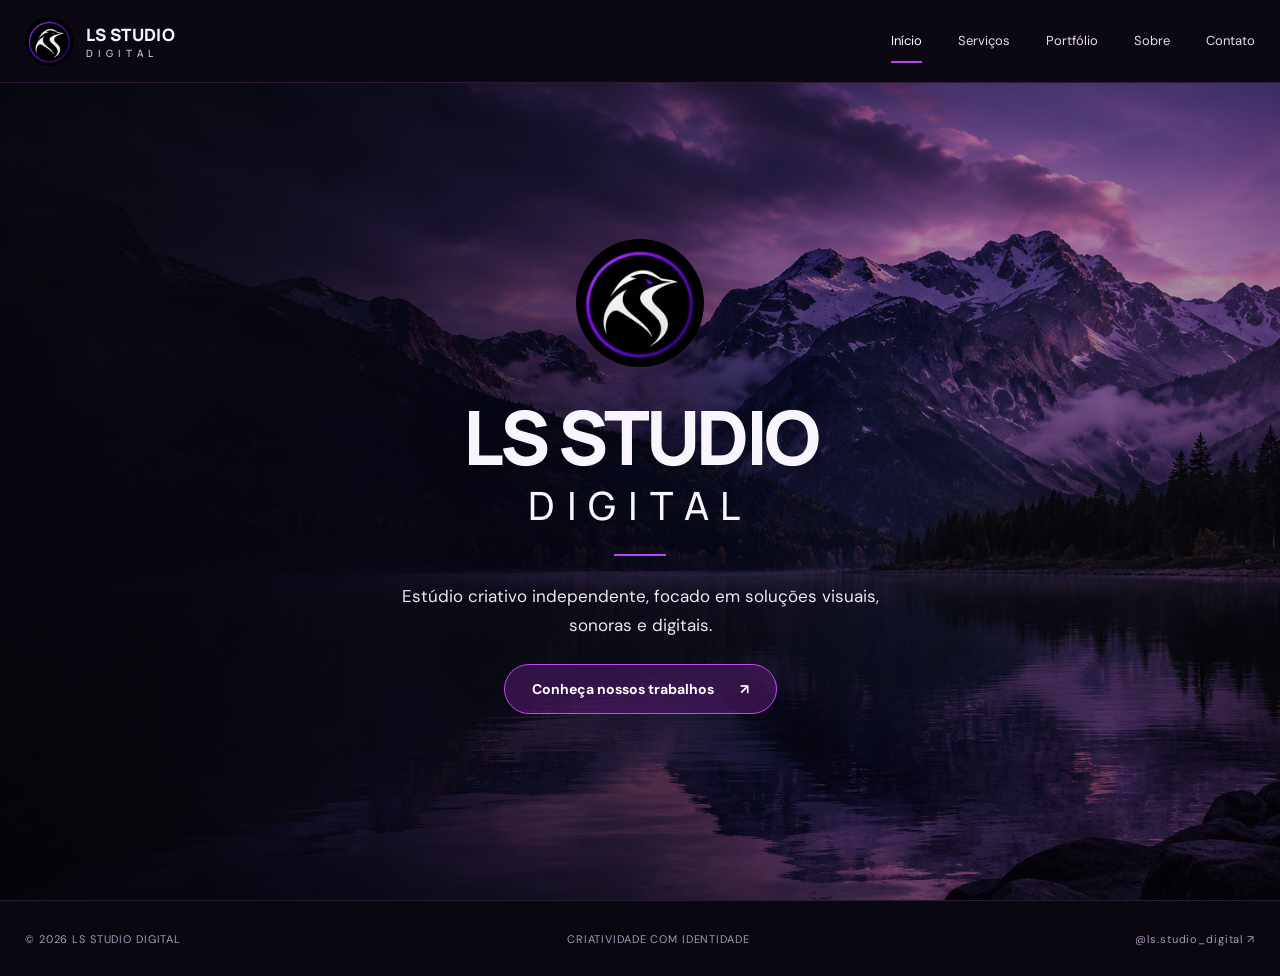
<file: index.html>
<!doctype html><html lang="pt-BR"><head><meta charset="utf-8"><meta name="viewport" content="width=device-width,initial-scale=1"><meta name="theme-color" content="#090710"><meta name="description" content="LS Studio Digital — estúdio criativo independente de design gráfico, edição audiovisual e fotografia."><title>Início | LS Studio Digital</title><link rel="icon" href="assets/logo-oficial.png"><link rel="stylesheet" href="style.css"></head><body><header class="header"><a class="brand" href="index.html" aria-label="LS Studio Digital, início"><img src="assets/logo-oficial.png" alt="Logo oficial LS Studio Digital"><span><strong>LS STUDIO</strong><small>D I G I T A L</small></span></a><button class="menu-btn" aria-expanded="false" aria-controls="navigation" aria-label="Abrir menu">☰</button><nav id="navigation" class="navigation" aria-label="Menu principal"><a href="index.html" class="active" aria-current="page">Início</a><a href="servicos.html" class="" >Serviços</a><a href="portfolio.html" class="" >Portfólio</a><a href="sobre.html" class="" >Sobre</a><a href="contato.html" class="" >Contato</a></nav></header><main><section class="home-hero"><div class="home-overlay"></div><div class="home-center"><img class="hero-logo" src="assets/logo-oficial.png" alt="Pinguim oficial da LS Studio Digital"><h1>LS STUDIO <span>DIGITAL</span></h1><div class="short-line"></div><p>Estúdio criativo independente, focado em soluções visuais, sonoras e digitais.</p><a class="outline-btn" href="portfolio.html">Conheça nossos trabalhos <span aria-hidden="true">↗</span></a></div></section></main><footer class="footer"><span>© <span id="year"></span> LS STUDIO DIGITAL</span><span>CRIATIVIDADE COM IDENTIDADE</span><a href="https://www.instagram.com/ls.studio_digital/" target="_blank" rel="noopener noreferrer">@ls.studio_digital ↗</a></footer><script src="script.js"></script></body></html>
</file>
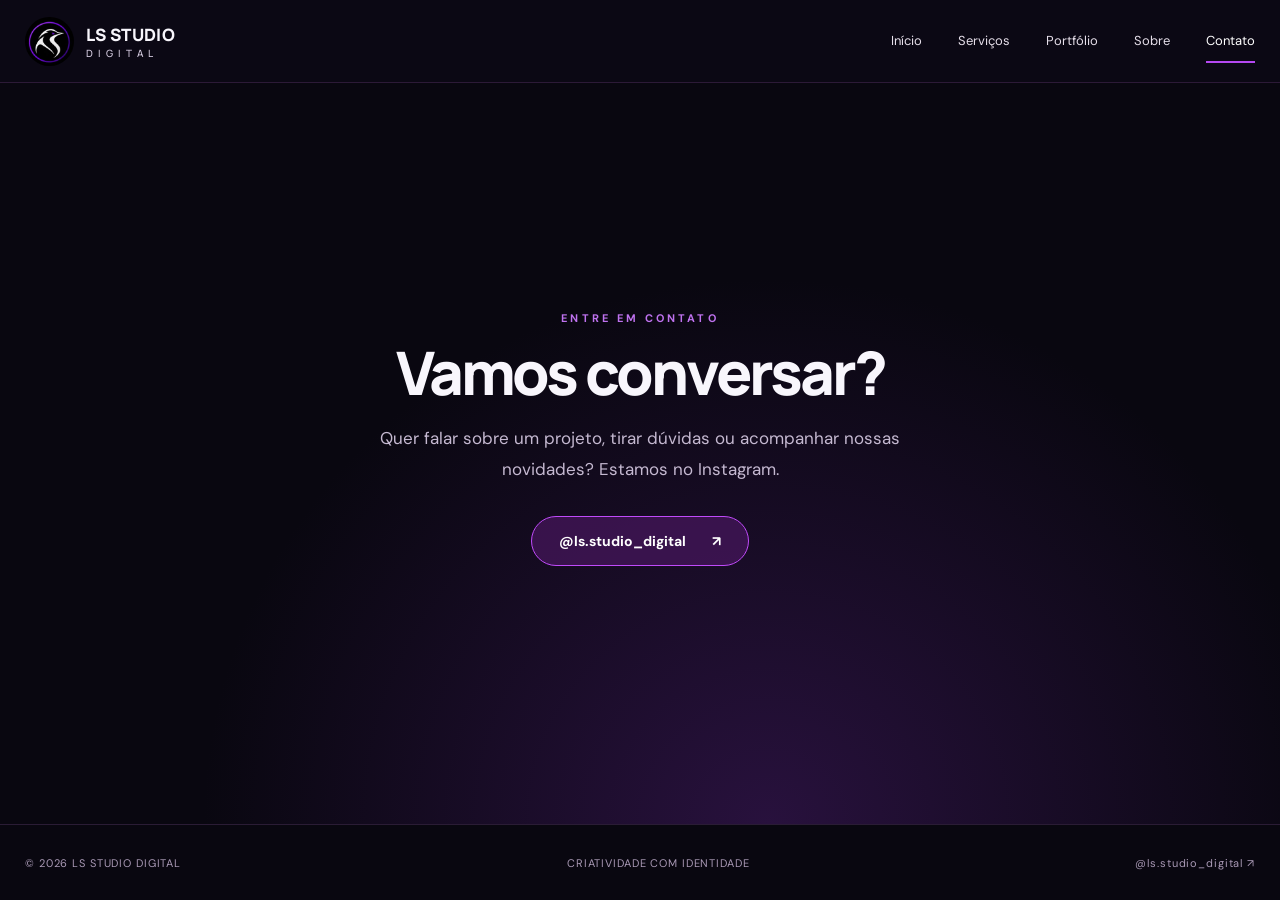
<file: contato.html>
<!doctype html><html lang="pt-BR"><head><meta charset="utf-8"><meta name="viewport" content="width=device-width,initial-scale=1"><meta name="theme-color" content="#090710"><meta name="description" content="LS Studio Digital — estúdio criativo independente de design gráfico, edição audiovisual e fotografia."><title>Contato | LS Studio Digital</title><link rel="icon" href="assets/logo-oficial.png"><link rel="stylesheet" href="style.css"></head><body><header class="header"><a class="brand" href="index.html" aria-label="LS Studio Digital, início"><img src="assets/logo-oficial.png" alt="Logo oficial LS Studio Digital"><span><strong>LS STUDIO</strong><small>D I G I T A L</small></span></a><button class="menu-btn" aria-expanded="false" aria-controls="navigation" aria-label="Abrir menu">☰</button><nav id="navigation" class="navigation" aria-label="Menu principal"><a href="index.html" class="" >Início</a><a href="servicos.html" class="" >Serviços</a><a href="portfolio.html" class="" >Portfólio</a><a href="sobre.html" class="" >Sobre</a><a href="contato.html" class="active" aria-current="page">Contato</a></nav></header><main><section class="interior contact-page"><div class="container contact-inner"><p class="eyebrow">ENTRE EM CONTATO</p><h1>Vamos conversar?</h1><p>Quer falar sobre um projeto, tirar dúvidas ou acompanhar nossas novidades? Estamos no Instagram.</p><a class="outline-btn" href="https://www.instagram.com/ls.studio_digital/" target="_blank" rel="noopener noreferrer">@ls.studio_digital <span aria-hidden="true">↗</span></a></div></section></main><footer class="footer"><span>© <span id="year"></span> LS STUDIO DIGITAL</span><span>CRIATIVIDADE COM IDENTIDADE</span><a href="https://www.instagram.com/ls.studio_digital/" target="_blank" rel="noopener noreferrer">@ls.studio_digital ↗</a></footer><script src="script.js"></script></body></html>
</file>
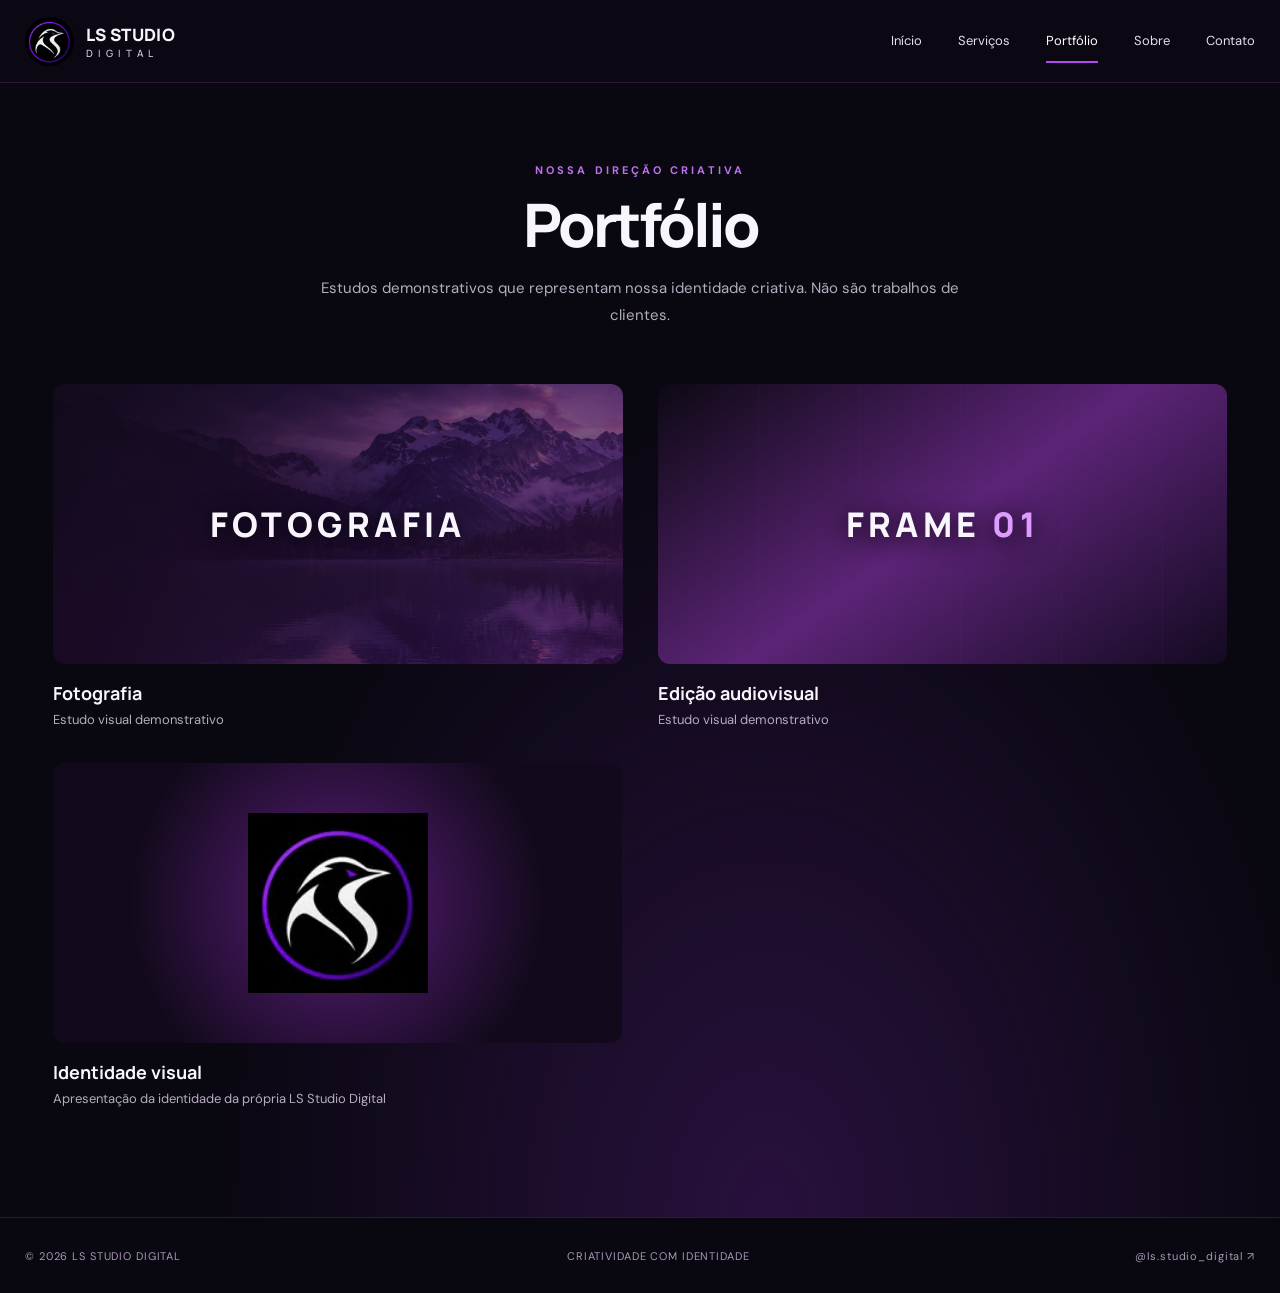
<file: portfolio.html>
<!doctype html><html lang="pt-BR"><head><meta charset="utf-8"><meta name="viewport" content="width=device-width,initial-scale=1"><meta name="theme-color" content="#090710"><meta name="description" content="LS Studio Digital — estúdio criativo independente de design gráfico, edição audiovisual e fotografia."><title>Portfólio | LS Studio Digital</title><link rel="icon" href="assets/logo-oficial.png"><link rel="stylesheet" href="style.css"></head><body><header class="header"><a class="brand" href="index.html" aria-label="LS Studio Digital, início"><img src="assets/logo-oficial.png" alt="Logo oficial LS Studio Digital"><span><strong>LS STUDIO</strong><small>D I G I T A L</small></span></a><button class="menu-btn" aria-expanded="false" aria-controls="navigation" aria-label="Abrir menu">☰</button><nav id="navigation" class="navigation" aria-label="Menu principal"><a href="index.html" class="" >Início</a><a href="servicos.html" class="" >Serviços</a><a href="portfolio.html" class="active" aria-current="page">Portfólio</a><a href="sobre.html" class="" >Sobre</a><a href="contato.html" class="" >Contato</a></nav></header><main><section class="interior"><div class="container"><p class="eyebrow">NOSSA DIREÇÃO CRIATIVA</p><h1>Portfólio</h1><p class="subheading">Estudos demonstrativos que representam nossa identidade criativa. Não são trabalhos de clientes.</p><div class="portfolio-grid"><article><div class="portfolio-art photo"><span>FOTOGRAFIA</span></div><h2>Fotografia</h2><p>Estudo visual demonstrativo</p></article><article><div class="portfolio-art video"><span>FRAME <em>01</em></span></div><h2>Edição audiovisual</h2><p>Estudo visual demonstrativo</p></article><article><div class="portfolio-art design"><img src="assets/logo-oficial.png" alt="Identidade oficial da LS Studio Digital"></div><h2>Identidade visual</h2><p>Apresentação da identidade da própria LS Studio Digital</p></article></div></div></section></main><footer class="footer"><span>© <span id="year"></span> LS STUDIO DIGITAL</span><span>CRIATIVIDADE COM IDENTIDADE</span><a href="https://www.instagram.com/ls.studio_digital/" target="_blank" rel="noopener noreferrer">@ls.studio_digital ↗</a></footer><script src="script.js"></script></body></html>
</file>
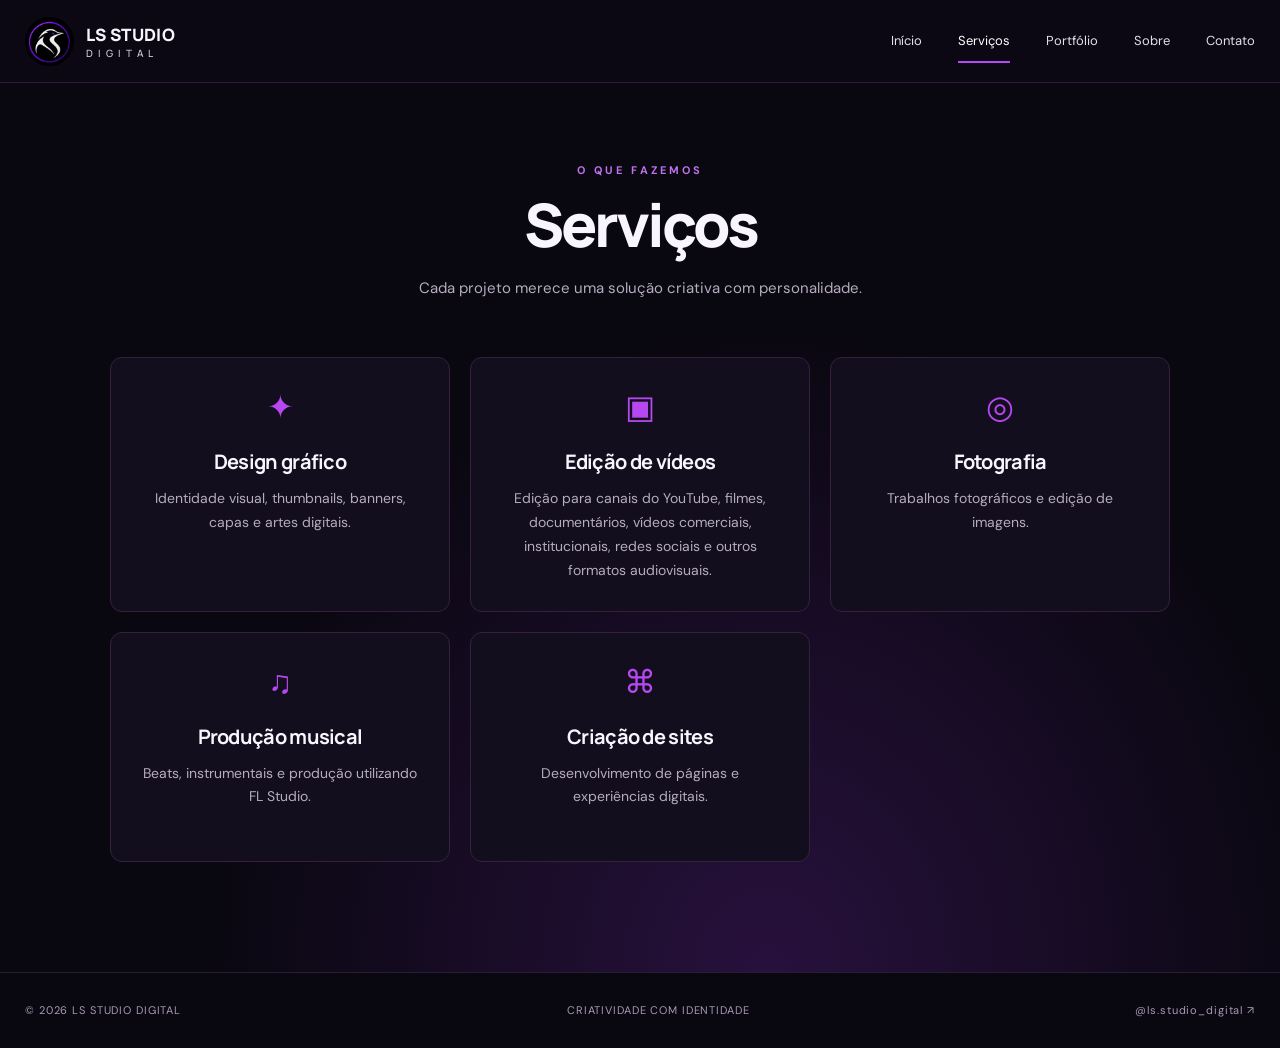
<file: servicos.html>
<!doctype html><html lang="pt-BR"><head><meta charset="utf-8"><meta name="viewport" content="width=device-width,initial-scale=1"><meta name="theme-color" content="#090710"><meta name="description" content="LS Studio Digital — estúdio criativo independente de design gráfico, edição audiovisual e fotografia."><title>Serviços | LS Studio Digital</title><link rel="icon" href="assets/logo-oficial.png"><link rel="stylesheet" href="style.css"></head><body><header class="header"><a class="brand" href="index.html" aria-label="LS Studio Digital, início"><img src="assets/logo-oficial.png" alt="Logo oficial LS Studio Digital"><span><strong>LS STUDIO</strong><small>D I G I T A L</small></span></a><button class="menu-btn" aria-expanded="false" aria-controls="navigation" aria-label="Abrir menu">☰</button><nav id="navigation" class="navigation" aria-label="Menu principal"><a href="index.html" class="" >Início</a><a href="servicos.html" class="active" aria-current="page">Serviços</a><a href="portfolio.html" class="" >Portfólio</a><a href="sobre.html" class="" >Sobre</a><a href="contato.html" class="" >Contato</a></nav></header><main><section class="interior services-page"><div class="container"><p class="eyebrow">O QUE FAZEMOS</p><h1>Serviços</h1><p class="subheading">Cada projeto merece uma solução criativa com personalidade.</p><div class="service-grid"><article class="service"><span class="service-icon">✦</span><h2>Design gráfico</h2><p>Identidade visual, thumbnails, banners, capas e artes digitais.</p></article><article class="service"><span class="service-icon">▣</span><h2>Edição de vídeos</h2><p>Edição para canais do YouTube, filmes, documentários, vídeos comerciais, institucionais, redes sociais e outros formatos audiovisuais.</p></article><article class="service"><span class="service-icon">◎</span><h2>Fotografia</h2><p>Trabalhos fotográficos e edição de imagens.</p></article><article class="service"><span class="service-icon">♫</span><h2>Produção musical</h2><p>Beats, instrumentais e produção utilizando FL Studio.</p></article><article class="service"><span class="service-icon">⌘</span><h2>Criação de sites</h2><p>Desenvolvimento de páginas e experiências digitais.</p></article></div></div></section></main><footer class="footer"><span>© <span id="year"></span> LS STUDIO DIGITAL</span><span>CRIATIVIDADE COM IDENTIDADE</span><a href="https://www.instagram.com/ls.studio_digital/" target="_blank" rel="noopener noreferrer">@ls.studio_digital ↗</a></footer><script src="script.js"></script></body></html>
</file>
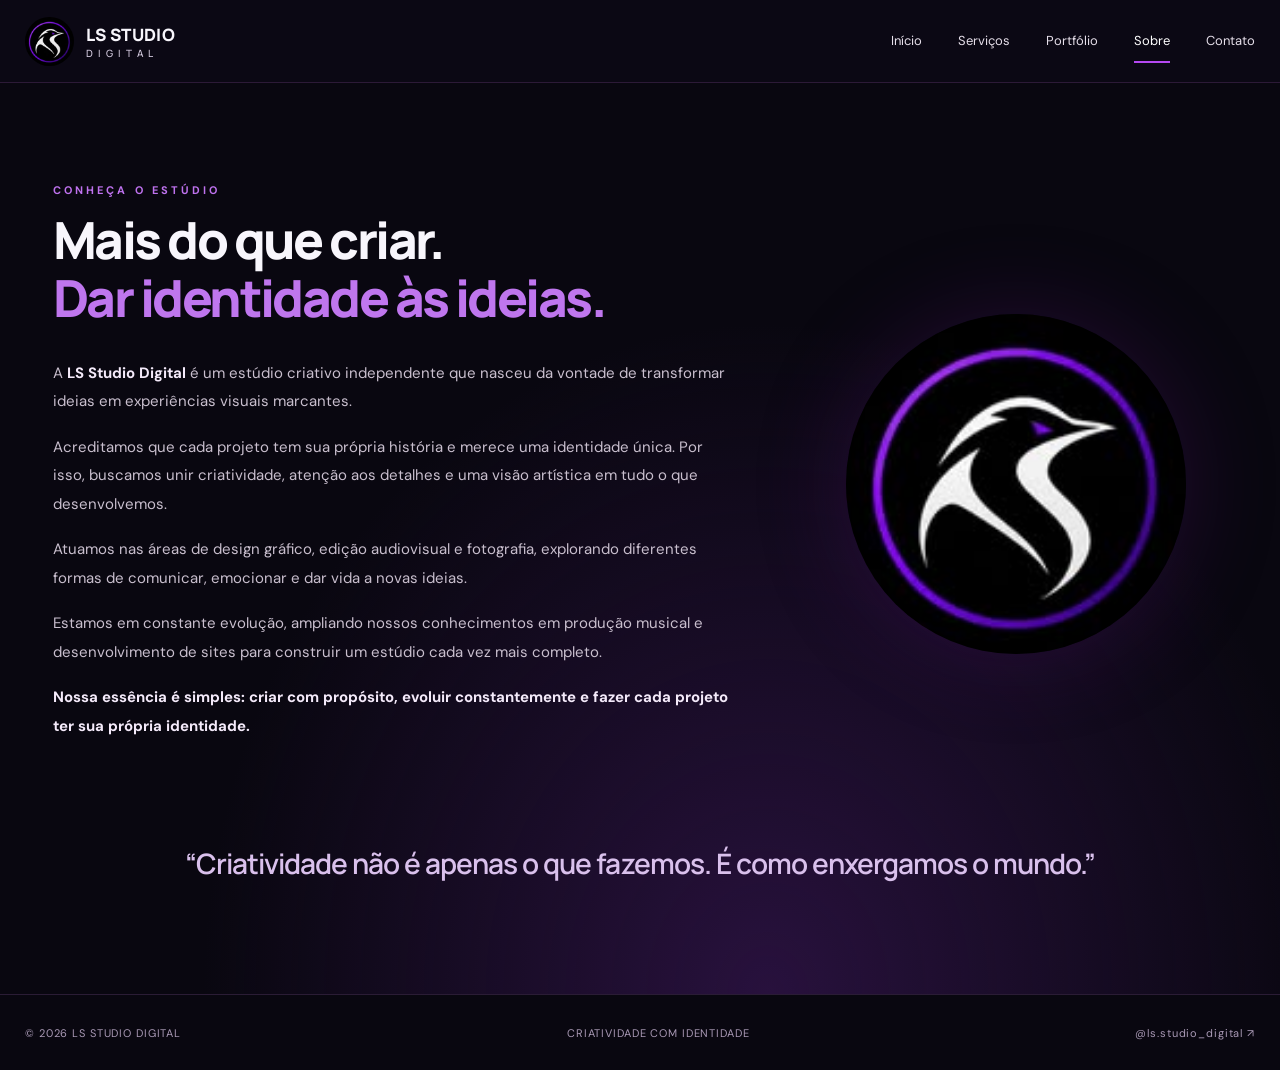
<file: sobre.html>
<!doctype html><html lang="pt-BR"><head><meta charset="utf-8"><meta name="viewport" content="width=device-width,initial-scale=1"><meta name="theme-color" content="#090710"><meta name="description" content="LS Studio Digital — estúdio criativo independente de design gráfico, edição audiovisual e fotografia."><title>Sobre | LS Studio Digital</title><link rel="icon" href="assets/logo-oficial.png"><link rel="stylesheet" href="style.css"></head><body><header class="header"><a class="brand" href="index.html" aria-label="LS Studio Digital, início"><img src="assets/logo-oficial.png" alt="Logo oficial LS Studio Digital"><span><strong>LS STUDIO</strong><small>D I G I T A L</small></span></a><button class="menu-btn" aria-expanded="false" aria-controls="navigation" aria-label="Abrir menu">☰</button><nav id="navigation" class="navigation" aria-label="Menu principal"><a href="index.html" class="" >Início</a><a href="servicos.html" class="" >Serviços</a><a href="portfolio.html" class="" >Portfólio</a><a href="sobre.html" class="active" aria-current="page">Sobre</a><a href="contato.html" class="" >Contato</a></nav></header><main><section class="interior about-page"><div class="container"><p class="eyebrow">CONHEÇA O ESTÚDIO</p><div class="about-layout"><div><h1>Mais do que criar.<br><span>Dar identidade às ideias.</span></h1><p>A <strong>LS Studio Digital</strong> é um estúdio criativo independente que nasceu da vontade de transformar ideias em experiências visuais marcantes.</p><p>Acreditamos que cada projeto tem sua própria história e merece uma identidade única. Por isso, buscamos unir criatividade, atenção aos detalhes e uma visão artística em tudo o que desenvolvemos.</p><p>Atuamos nas áreas de design gráfico, edição audiovisual e fotografia, explorando diferentes formas de comunicar, emocionar e dar vida a novas ideias.</p><p>Estamos em constante evolução, ampliando nossos conhecimentos em produção musical e desenvolvimento de sites para construir um estúdio cada vez mais completo.</p><p><strong>Nossa essência é simples: criar com propósito, evoluir constantemente e fazer cada projeto ter sua própria identidade.</strong></p></div><div class="about-logo"><img src="assets/logo-oficial.png" alt="Pinguim da LS Studio Digital"></div></div><blockquote>“Criatividade não é apenas o que fazemos. É como enxergamos o mundo.”</blockquote></div></section></main><footer class="footer"><span>© <span id="year"></span> LS STUDIO DIGITAL</span><span>CRIATIVIDADE COM IDENTIDADE</span><a href="https://www.instagram.com/ls.studio_digital/" target="_blank" rel="noopener noreferrer">@ls.studio_digital ↗</a></footer><script src="script.js"></script></body></html>
</file>
<file: style.css>
@import url('https://fonts.googleapis.com/css2?family=DM+Sans:wght@400;500;600;700&family=Manrope:wght@400;500;600;700;800&display=swap');:root{--bg:#090710;--fg:#f8f6fc;--muted:#b6acbf;--purple:#b548f2;--line:#342441}*{box-sizing:border-box}html{scroll-behavior:smooth}body{margin:0;background:var(--bg);color:var(--fg);font-family:'DM Sans',Arial,sans-serif}a{color:inherit;text-decoration:none}button{font:inherit}.header{position:relative;z-index:20;display:flex;align-items:center;justify-content:space-between;height:83px;padding:0 max(25px,calc((100vw - 1300px)/2));background:#0b0814;border-bottom:1px solid #2c1a37}.brand{display:flex;align-items:center;gap:12px}.brand img{height:49px;width:49px;object-fit:contain;border-radius:50%}.brand span{display:flex;flex-direction:column;gap:0}.brand strong{font:800 17px Manrope,sans-serif;letter-spacing:.02em}.brand small{font:500 10px Manrope,sans-serif;letter-spacing:.17em;color:#d8cee3}.navigation{display:flex;align-items:center;gap:36px}.navigation a{font-size:13px;color:#e6dfea;padding:12px 0;border-bottom:2px solid transparent}.navigation a:hover,.navigation a.active{color:white;border-bottom-color:#b548f2}.menu-btn{display:none;background:none;border:0;color:white;font-size:25px;cursor:pointer}.home-hero{position:relative;min-height:calc(100svh - 83px);display:grid;place-items:center;background:url('assets/montanhas-lago.png') center center/cover no-repeat;text-align:center}.home-overlay{position:absolute;inset:0;background:linear-gradient(180deg,rgba(7,5,13,.32),rgba(7,5,13,.4) 50%,rgba(7,5,13,.48))}.home-center{position:relative;z-index:1;max-width:760px;padding:45px 25px 75px}.hero-logo{width:128px;height:128px;object-fit:contain;border-radius:50%;box-shadow:0 10px 55px #14051b66}.home-center h1{font:800 clamp(40px,6vw,75px)/1.15 Manrope,sans-serif;letter-spacing:-.05em;margin:22px 0 0}.home-center h1 span{display:block;font-size:.52em;font-weight:500;letter-spacing:.3em;margin-top:3px}.short-line{height:2px;width:52px;background:var(--purple);margin:26px auto}.home-center p{font-size:17px;line-height:1.7;max-width:510px;margin:0 auto 25px;color:#eee8f3}.outline-btn{display:inline-flex;align-items:center;justify-content:center;gap:26px;padding:15px 27px;border:1px solid #c04afa;border-radius:30px;background:#4c1763a6;color:white;font-size:14px;font-weight:700;transition:background .2s,transform .2s}.outline-btn:hover{background:#7b239f;transform:translateY(-2px)}.interior{min-height:calc(100svh - 159px);padding:80px 0 110px;position:relative;overflow:hidden;background:radial-gradient(ellipse at 60% 100%,#28113d 0%,transparent 52%),#090710}.container{max-width:1230px;margin:auto;padding:0 28px;position:relative;z-index:1}.eyebrow{text-align:center;font-size:11px;letter-spacing:.28em;color:#bf72ef;font-weight:700;margin:0 0 13px}.interior h1{font:800 clamp(38px,5vw,60px)/1.14 Manrope,sans-serif;letter-spacing:-.05em;text-align:center;margin:0 0 17px}.subheading{text-align:center;color:var(--muted);font-size:15px;line-height:1.8;max-width:640px;margin:0 auto 55px}.service-grid{display:grid;grid-template-columns:repeat(3,1fr);gap:20px;max-width:1060px;margin:auto}.service{background:#120e1e;border:1px solid #35213e;border-radius:12px;min-height:230px;padding:28px;text-align:center}.service-icon{font-size:32px;color:#b748f1;display:block;margin:0 0 20px}.service h2{font:700 20px Manrope,sans-serif;letter-spacing:-.035em;margin:0 0 12px}.service p{font-size:14px;line-height:1.7;color:var(--muted);margin:0}.status{display:inline-block;font-size:11px;color:#e5cbff;border:1px solid #a648d8;border-radius:20px;padding:5px 11px;margin:0 0 13px}.portfolio-grid{display:grid;grid-template-columns:repeat(2,1fr);gap:35px}.portfolio-grid article:last-child{grid-column:1/-1;max-width:calc(50% - 18px)}.portfolio-art{height:280px;border-radius:12px;display:grid;place-items:center;overflow:hidden}.portfolio-art.photo{background:linear-gradient(140deg,#160b20b8,#3c13509e),url('assets/montanhas-lago.png') center/cover}.portfolio-art.video{background:repeating-linear-gradient(90deg,transparent,transparent 100px,#5b298840 101px),linear-gradient(145deg,#0d0914,#5c2477,#130a21)}.portfolio-art span{font:800 34px Manrope,sans-serif;letter-spacing:.13em;text-shadow:0 4px 25px #000}.portfolio-art em{font-style:normal;color:#df9cff}.portfolio-art.design{background:radial-gradient(circle,#5c1c7a,#120a1c 65%)}.portfolio-art.design img{height:180px;width:180px;object-fit:contain}.portfolio-grid h2{font:700 18px Manrope,sans-serif;margin:17px 0 6px}.portfolio-grid p{font-size:13px;color:var(--muted);margin:0}.about-page{padding-top:100px}.about-page .eyebrow{text-align:left}.about-layout{display:grid;grid-template-columns:1.6fr 1fr;gap:75px;align-items:center}.about-layout h1{text-align:left;font-size:clamp(34px,4vw,54px);margin-bottom:32px}.about-layout h1 span{color:#bf76ee}.about-layout p{color:#c9bfce;font-size:15px;line-height:1.9;margin:0 0 17px}.about-layout strong{color:#f4eafa}.about-logo{display:grid;place-items:center}.about-logo img{width:min(100%,340px);border-radius:50%;box-shadow:0 0 90px #63118444}.about-page blockquote{font:600 clamp(19px,2.2vw,29px)/1.5 Manrope,sans-serif;letter-spacing:-.035em;text-align:center;margin:85px 0 0;color:#d9c0ec}.contact-page{display:grid;place-items:center;text-align:center}.contact-inner{padding:80px 25px}.contact-inner p:not(.eyebrow){color:#c5b9d1;font-size:17px;line-height:1.8;max-width:560px;margin:0 auto 32px}.footer{min-height:76px;display:flex;align-items:center;justify-content:space-between;gap:20px;padding:22px max(25px,calc((100vw - 1300px)/2));font-size:11px;letter-spacing:.08em;color:#a999b5;border-top:1px solid #2a1c35}.footer a:hover{color:white}@media(max-width:800px){.navigation{gap:18px}.service-grid{grid-template-columns:repeat(2,1fr)}.about-layout{gap:30px}.header{padding:0 20px}.footer{padding:20px}}@media(max-width:640px){.header{height:72px}.brand img{width:40px;height:40px}.brand strong{font-size:13px}.brand small{font-size:8px}.menu-btn{display:block}.navigation{display:none;position:absolute;top:72px;left:0;right:0;flex-direction:column;align-items:stretch;gap:3px;padding:15px 24px;background:#100b19;border-bottom:1px solid #442654}.navigation.open{display:flex}.navigation a{padding:13px}.home-hero{min-height:calc(100svh - 72px)}.hero-logo{width:100px;height:100px}.home-center h1{font-size:clamp(35px,10vw,56px)}.home-center p{font-size:15px}.interior{padding:65px 0 80px}.service-grid,.portfolio-grid{grid-template-columns:1fr}.portfolio-grid article:last-child{grid-column:auto;max-width:none}.service{min-height:auto}.portfolio-art{height:240px}.about-layout{grid-template-columns:1fr}.about-page .eyebrow{text-align:center}.about-layout h1{text-align:center}.about-logo img{width:220px}.about-page blockquote{margin-top:55px}.footer{flex-direction:column;align-items:flex-start;gap:12px}}@media(prefers-reduced-motion:reduce){html{scroll-behavior:auto}*{transition:none!important}}
</file>
